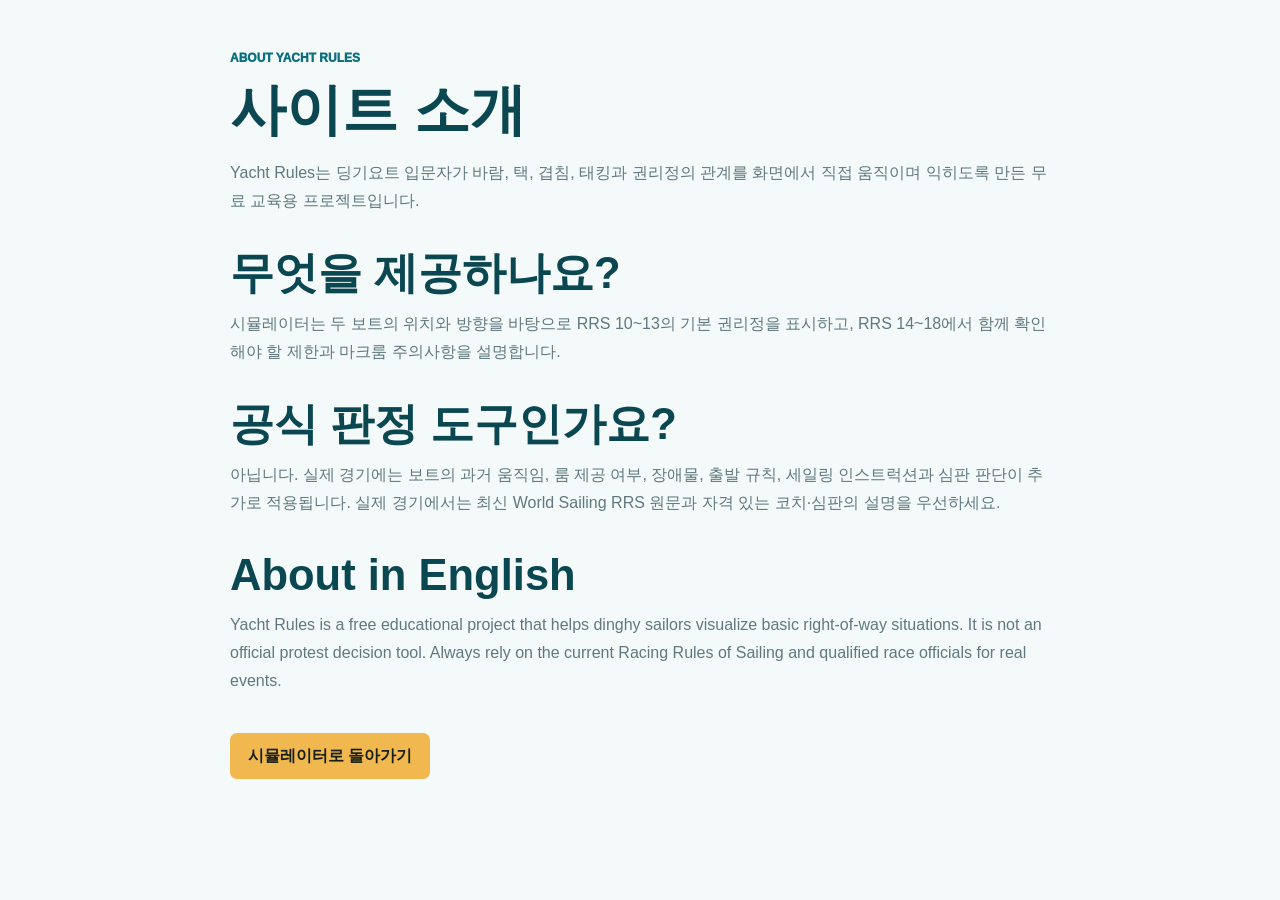
<file: about.html>
<!doctype html>
<html lang="ko">
  <head>
    <meta charset="utf-8" />
    <meta name="viewport" content="width=device-width, initial-scale=1" />
    <title>사이트 소개 | Yacht Rules 딩기요트 권리정</title>
    <meta name="description" content="Yacht Rules 딩기요트 권리정 시뮬레이터의 목적과 적용 범위를 안내합니다." />
    <link rel="stylesheet" href="styles.css" />
  </head>
  <body>
    <main class="legal-page">
      <p class="eyebrow dark">about yacht rules</p>
      <h1>사이트 소개</h1>
      <p>Yacht Rules는 딩기요트 입문자가 바람, 택, 겹침, 태킹과 권리정의 관계를 화면에서 직접 움직이며 익히도록 만든 무료 교육용 프로젝트입니다.</p>
      <h2>무엇을 제공하나요?</h2>
      <p>시뮬레이터는 두 보트의 위치와 방향을 바탕으로 RRS 10~13의 기본 권리정을 표시하고, RRS 14~18에서 함께 확인해야 할 제한과 마크룸 주의사항을 설명합니다.</p>
      <h2>공식 판정 도구인가요?</h2>
      <p>아닙니다. 실제 경기에는 보트의 과거 움직임, 룸 제공 여부, 장애물, 출발 규칙, 세일링 인스트럭션과 심판 판단이 추가로 적용됩니다. 실제 경기에서는 최신 World Sailing RRS 원문과 자격 있는 코치·심판의 설명을 우선하세요.</p>
      <h2>About in English</h2>
      <p>Yacht Rules is a free educational project that helps dinghy sailors visualize basic right-of-way situations. It is not an official protest decision tool. Always rely on the current Racing Rules of Sailing and qualified race officials for real events.</p>
      <a class="primary-link" href="index.html">시뮬레이터로 돌아가기</a>
    </main>
  </body>
</html>
</file>
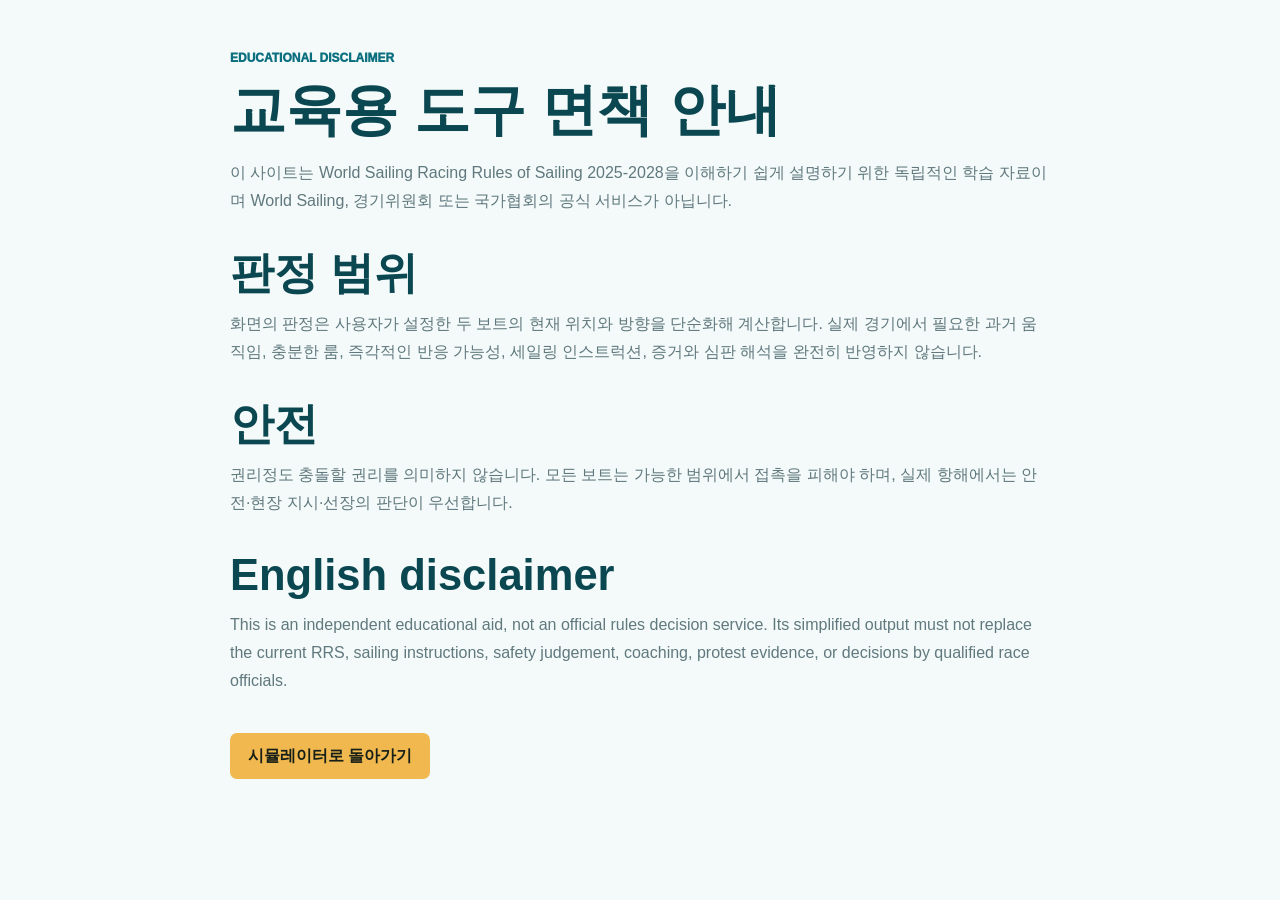
<file: disclaimer.html>
<!doctype html>
<html lang="ko">
  <head>
    <meta charset="utf-8" />
    <meta name="viewport" content="width=device-width, initial-scale=1" />
    <title>교육용 도구 면책 안내 | Yacht Rules</title>
    <meta name="description" content="딩기요트 권리정 시뮬레이터의 교육용 범위와 면책 사항을 안내합니다." />
    <link rel="stylesheet" href="styles.css" />
  </head>
  <body>
    <main class="legal-page">
      <p class="eyebrow dark">educational disclaimer</p>
      <h1>교육용 도구 면책 안내</h1>
      <p>이 사이트는 World Sailing Racing Rules of Sailing 2025-2028을 이해하기 쉽게 설명하기 위한 독립적인 학습 자료이며 World Sailing, 경기위원회 또는 국가협회의 공식 서비스가 아닙니다.</p>
      <h2>판정 범위</h2>
      <p>화면의 판정은 사용자가 설정한 두 보트의 현재 위치와 방향을 단순화해 계산합니다. 실제 경기에서 필요한 과거 움직임, 충분한 룸, 즉각적인 반응 가능성, 세일링 인스트럭션, 증거와 심판 해석을 완전히 반영하지 않습니다.</p>
      <h2>안전</h2>
      <p>권리정도 충돌할 권리를 의미하지 않습니다. 모든 보트는 가능한 범위에서 접촉을 피해야 하며, 실제 항해에서는 안전·현장 지시·선장의 판단이 우선합니다.</p>
      <h2>English disclaimer</h2>
      <p>This is an independent educational aid, not an official rules decision service. Its simplified output must not replace the current RRS, sailing instructions, safety judgement, coaching, protest evidence, or decisions by qualified race officials.</p>
      <a class="primary-link" href="index.html">시뮬레이터로 돌아가기</a>
    </main>
  </body>
</html>
</file>
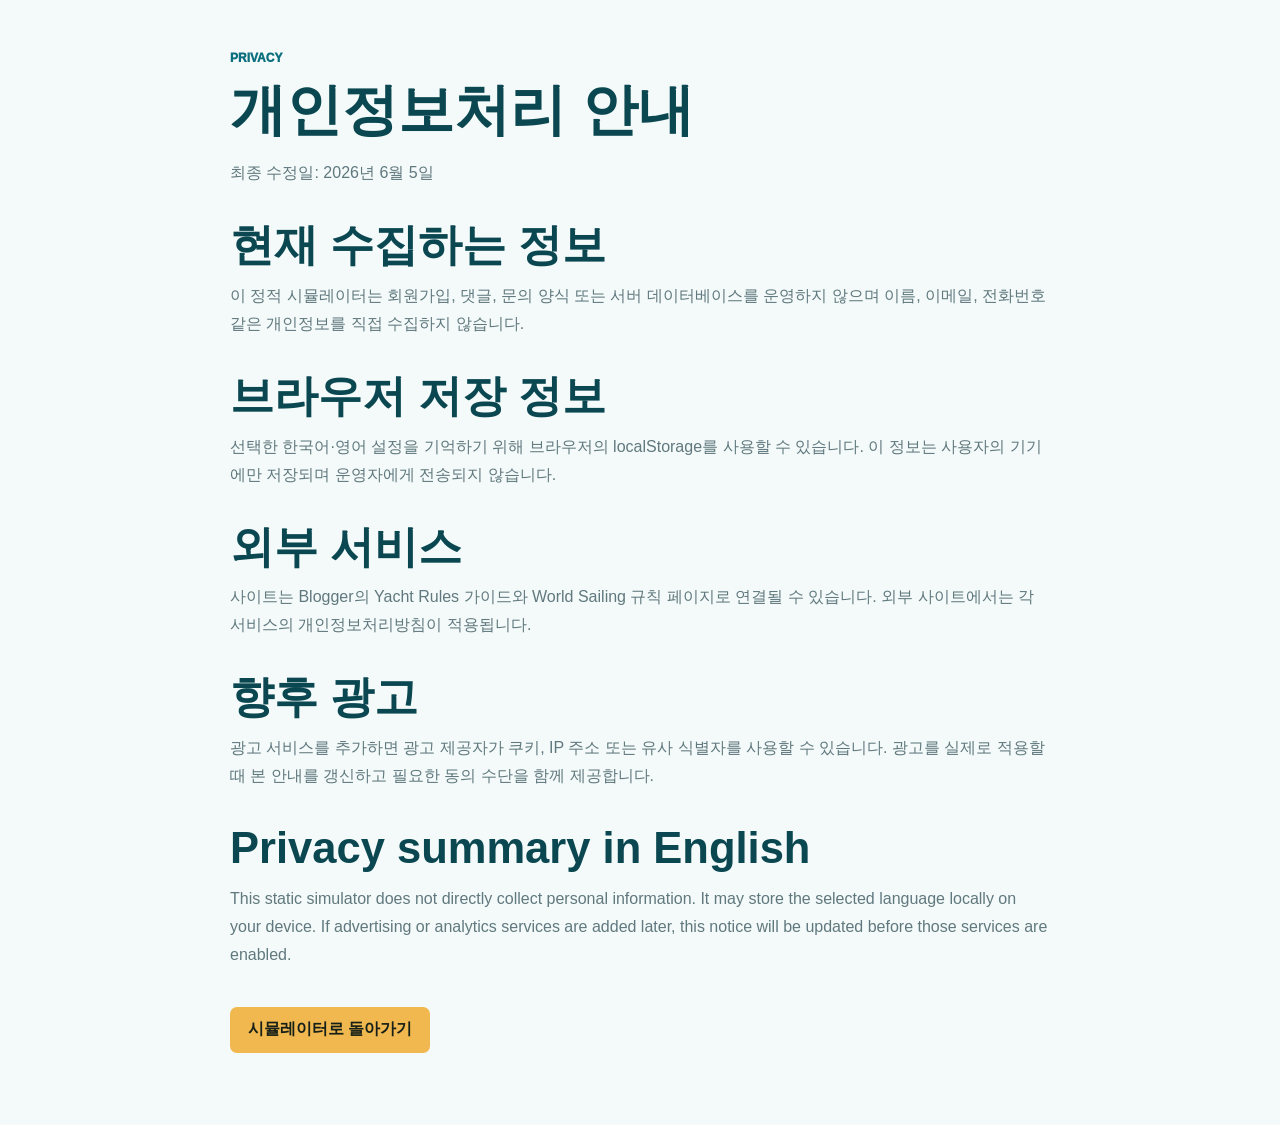
<file: privacy.html>
<!doctype html>
<html lang="ko">
  <head>
    <meta charset="utf-8" />
    <meta name="viewport" content="width=device-width, initial-scale=1" />
    <title>개인정보처리 안내 | Yacht Rules</title>
    <meta name="description" content="Yacht Rules 웹사이트의 개인정보와 브라우저 저장 정보 처리 안내입니다." />
    <link rel="stylesheet" href="styles.css" />
  </head>
  <body>
    <main class="legal-page">
      <p class="eyebrow dark">privacy</p>
      <h1>개인정보처리 안내</h1>
      <p>최종 수정일: 2026년 6월 5일</p>
      <h2>현재 수집하는 정보</h2>
      <p>이 정적 시뮬레이터는 회원가입, 댓글, 문의 양식 또는 서버 데이터베이스를 운영하지 않으며 이름, 이메일, 전화번호 같은 개인정보를 직접 수집하지 않습니다.</p>
      <h2>브라우저 저장 정보</h2>
      <p>선택한 한국어·영어 설정을 기억하기 위해 브라우저의 localStorage를 사용할 수 있습니다. 이 정보는 사용자의 기기에만 저장되며 운영자에게 전송되지 않습니다.</p>
      <h2>외부 서비스</h2>
      <p>사이트는 Blogger의 Yacht Rules 가이드와 World Sailing 규칙 페이지로 연결될 수 있습니다. 외부 사이트에서는 각 서비스의 개인정보처리방침이 적용됩니다.</p>
      <h2>향후 광고</h2>
      <p>광고 서비스를 추가하면 광고 제공자가 쿠키, IP 주소 또는 유사 식별자를 사용할 수 있습니다. 광고를 실제로 적용할 때 본 안내를 갱신하고 필요한 동의 수단을 함께 제공합니다.</p>
      <h2>Privacy summary in English</h2>
      <p>This static simulator does not directly collect personal information. It may store the selected language locally on your device. If advertising or analytics services are added later, this notice will be updated before those services are enabled.</p>
      <a class="primary-link" href="index.html">시뮬레이터로 돌아가기</a>
    </main>
  </body>
</html>
</file>
<file: styles.css>
:root {
  --ink: #10272c;
  --muted: #60787e;
  --line: #cde1e3;
  --paper: #f3faf9;
  --white: #ffffff;
  --teal: #0b6f7f;
  --deep: #0b4751;
  --sky: #dff4f7;
  --green: #1f9d69;
  --red: #d74f45;
  --amber: #f0b84e;
  --blue: #2879d0;
  --shadow: 0 24px 68px rgba(10, 59, 68, 0.18);
  font-family: Inter, Pretendard, -apple-system, BlinkMacSystemFont, "Segoe UI", sans-serif;
}

* { box-sizing: border-box; }
html { scroll-behavior: smooth; }
body { margin: 0; background: var(--paper); color: var(--ink); }
button, input, select { font: inherit; }
a { color: inherit; text-decoration: none; }

.skip-link {
  background: var(--white);
  border-radius: 6px;
  box-shadow: var(--shadow);
  left: 16px;
  padding: 10px 14px;
  position: fixed;
  top: 12px;
  transform: translateY(-150%);
  z-index: 50;
}
.skip-link:focus { transform: translateY(0); }

.site-header {
  align-items: center;
  background: rgba(243, 250, 249, 0.92);
  border-bottom: 1px solid rgba(205, 225, 227, 0.78);
  display: flex;
  justify-content: space-between;
  left: 0;
  padding: 14px clamp(18px, 4vw, 56px);
  position: fixed;
  right: 0;
  top: 0;
  z-index: 20;
  backdrop-filter: blur(18px);
}
.brand { align-items: center; display: inline-flex; font-weight: 950; gap: 10px; }
.brand-mark {
  align-items: center;
  background: var(--deep);
  border-radius: 6px;
  color: var(--white);
  display: inline-flex;
  height: 32px;
  justify-content: center;
  width: 32px;
}
.nav-links { display: flex; gap: 4px; }
.nav-links a {
  border-radius: 6px;
  color: var(--muted);
  font-size: 14px;
  font-weight: 850;
  padding: 9px 12px;
}
.nav-links a:hover { background: rgba(11, 111, 127, 0.1); color: var(--deep); }
.language-select {
  align-items: center;
  color: var(--muted);
  display: inline-flex;
  font-size: 13px;
  font-weight: 900;
  gap: 8px;
}
.language-select select {
  background: var(--white);
  border: 1px solid var(--line);
  border-radius: 7px;
  color: var(--deep);
  font-weight: 900;
  min-height: 34px;
  padding: 0 10px;
}

.hero {
  min-height: 76vh;
  overflow: hidden;
  padding-top: 64px;
  position: relative;
}
.hero-image, .hero-overlay { inset: 0; position: absolute; }
.hero-image {
  background-image: url("assets/hero-dinghy.png");
  background-position: center;
  background-size: cover;
}
.hero-overlay {
  background:
    linear-gradient(90deg, rgba(5, 39, 46, .9) 0%, rgba(5, 39, 46, .75) 38%, rgba(5, 39, 46, .26) 74%, rgba(5, 39, 46, .08) 100%),
    linear-gradient(180deg, rgba(5, 39, 46, .06) 0%, rgba(5, 39, 46, .72) 100%);
}
.hero-inner {
  align-items: end;
  display: grid;
  gap: 28px;
  grid-template-columns: minmax(0, 1fr) minmax(280px, 360px);
  margin: 0 auto;
  max-width: 1180px;
  min-height: calc(76vh - 64px);
  padding: clamp(42px, 7vw, 94px) clamp(18px, 4vw, 36px);
  position: relative;
  z-index: 2;
}
.hero-copy { color: var(--white); max-width: 760px; }
.eyebrow {
  color: var(--amber);
  font-size: 12px;
  font-weight: 950;
  letter-spacing: 0;
  margin: 0 0 12px;
  text-transform: uppercase;
}
.eyebrow.dark { color: var(--teal); }
h1, h2, h3, p { margin-top: 0; }
h1 { font-size: clamp(40px, 5.2vw, 72px); line-height: 1.04; margin-bottom: 20px; }
h2 { font-size: clamp(28px, 3.4vw, 46px); line-height: 1.12; margin-bottom: 12px; }
h3 { font-size: 20px; line-height: 1.25; margin-bottom: 9px; }
.hero-lede { color: rgba(255,255,255,.82); font-size: clamp(17px, 2vw, 21px); line-height: 1.55; margin-bottom: 26px; }
.primary-link {
  align-items: center;
  background: var(--amber);
  border-radius: 7px;
  color: #172018;
  display: inline-flex;
  font-weight: 950;
  min-height: 46px;
  padding: 0 18px;
}
.primary-button {
  background: var(--deep);
  border: 1px solid var(--deep);
  border-radius: 7px;
  color: var(--white);
  cursor: pointer;
  font-weight: 950;
  min-height: 42px;
  padding: 0 14px;
}
.primary-button:hover { background: #0f5965; }
.primary-button:disabled,
.secondary-button:disabled {
  cursor: not-allowed;
  opacity: .5;
}
.primary-button.small { font-size: 13px; min-height: 38px; }
.hero-card {
  background: rgba(255,255,255,.94);
  border: 1px solid rgba(255,255,255,.75);
  border-radius: 8px;
  box-shadow: var(--shadow);
  display: grid;
  gap: 9px;
  padding: 22px;
}
.hero-card span, .hero-card small { color: var(--muted); font-weight: 850; }
.hero-card strong { align-items: center; color: var(--ink); display: flex; font-size: 18px; gap: 8px; }
.dot { border-radius: 50%; display: inline-block; height: 13px; width: 13px; }
.dot.green { background: var(--green); }
.dot.red { background: var(--red); }

.section-inner {
  margin: 0 auto;
  max-width: 1180px;
  padding: clamp(52px, 7vw, 86px) clamp(18px, 4vw, 36px);
}
.section-heading { max-width: 800px; margin-bottom: 28px; }
.section-heading p { color: var(--muted); line-height: 1.65; }

.diagram-grid {
  display: grid;
  gap: 16px;
  grid-template-columns: repeat(4, 1fr);
}
.diagram-card {
  background: var(--white);
  border: 1px solid var(--line);
  border-radius: 8px;
  box-shadow: 0 14px 42px rgba(10, 59, 68, .08);
  padding: 18px;
}
.diagram-card svg {
  background: linear-gradient(180deg, #effbff, #def2f5);
  border-radius: 7px;
  display: block;
  margin-bottom: 14px;
  width: 100%;
}
.diagram-card p { color: var(--muted); line-height: 1.55; margin-bottom: 0; }
.water-line, .wind-arrow, .wind-arrow-head, .mast { fill: none; stroke-linecap: round; stroke-linejoin: round; stroke-width: 5; }
.water-line { stroke: #62b6c6; }
.wind-arrow, .wind-arrow-head { stroke: var(--blue); }
.mast { stroke: #22383d; }
.hull { fill: #f6fbff; stroke: #22383d; stroke-linejoin: round; stroke-width: 4; }
.sail-main { fill: #fff; stroke: #22383d; stroke-width: 3; }
.sail-jib { fill: #e4f6fb; stroke: #22383d; stroke-width: 3; }
.label-dot { fill: var(--amber); }
.boat-mini { stroke: #20353a; stroke-width: 4; }
.boat-mini.starboard, .boat-mini.leeward { fill: rgba(31, 157, 105, .42); }
.boat-mini.port, .boat-mini.windward { fill: rgba(215, 79, 69, .38); }
svg text { fill: var(--ink); font-size: 16px; font-weight: 900; }

.sim-band { background: linear-gradient(180deg, #e5f7fa, #f5fbfa); border-top: 1px solid var(--line); border-bottom: 1px solid var(--line); }
.sim-layout {
  align-items: start;
  display: grid;
  gap: 16px;
  grid-template-columns: minmax(0, 1fr) 348px;
}
.canvas-card, .control-card {
  background: var(--white);
  border: 1px solid var(--line);
  border-radius: 8px;
  box-shadow: var(--shadow);
  padding: 16px;
}
.canvas-card {
  min-width: 0;
}
.control-card {
  position: sticky;
  top: 86px;
}
canvas {
  background: #dff6fa;
  border: 1px solid #b8dfe5;
  border-radius: 8px;
  cursor: grab;
  display: block;
  max-width: 100%;
  touch-action: none;
  width: 100%;
}
canvas:active { cursor: grabbing; }
.canvas-help {
  color: var(--muted);
  display: flex;
  flex-wrap: wrap;
  font-size: 13px;
  font-weight: 850;
  gap: 8px;
  justify-content: space-between;
  margin-top: 10px;
}
.canvas-help span { background: #f2faf9; border: 1px solid var(--line); border-radius: 999px; padding: 7px 10px; }

.result-box {
  background: var(--deep);
  border-radius: 8px;
  color: var(--white);
  margin-bottom: 16px;
  padding: 18px;
}
.result-box span { color: rgba(255,255,255,.7); display: block; font-size: 13px; font-weight: 900; margin-bottom: 8px; }
.result-box strong { display: block; font-size: 28px; line-height: 1.1; margin-bottom: 10px; }
.result-box p { color: rgba(255,255,255,.82); line-height: 1.5; margin-bottom: 0; }

.reason-card,
.mark-panel,
.simulation-panel {
  background: #f5fbfa;
  border: 1px solid var(--line);
  border-radius: 8px;
  margin-bottom: 16px;
  padding: 14px;
}
.reason-card {
  display: grid;
  gap: 16px;
  grid-template-columns: minmax(0, .85fr) minmax(220px, 1fr);
  margin: 18px 0 0;
}
.reason-card > div p:not(.eyebrow) {
  color: var(--muted);
  line-height: 1.6;
  margin-bottom: 0;
}
.reason-card h3,
.mark-panel h3,
.simulation-panel h3 {
  font-size: 16px;
  margin-bottom: 10px;
}
.reason-card ul {
  color: var(--muted);
  line-height: 1.5;
  margin: 0;
  padding-left: 18px;
}
.obligation-block {
  background: var(--white);
  border: 1px solid var(--line);
  border-radius: 7px;
  grid-column: 1 / -1;
  padding: 12px;
}
.obligation-block h4 {
  font-size: 14px;
  margin: 0 0 8px;
}
.obligation-block li + li { margin-top: 6px; }
.mark-reason {
  background: #fff8e2;
  border-left: 5px solid var(--amber);
  border-radius: 0 8px 8px 0;
  color: #6b4a00;
  grid-column: 1 / -1;
  line-height: 1.5;
  margin: 12px 0 0;
  padding: 12px;
}
.fixed-zone-note {
  background: var(--white);
  border: 1px solid var(--line);
  border-radius: 7px;
  color: var(--muted);
  font-size: 13px;
  font-weight: 850;
  line-height: 1.45;
  margin: 0 0 10px;
  padding: 10px;
}
.range-line {
  background: var(--white);
  border: 1px solid var(--line);
  border-radius: 7px;
  display: grid;
  gap: 8px;
  margin-top: 10px;
  padding: 10px;
}
.range-line span {
  color: var(--ink);
  font-size: 13px;
  font-weight: 900;
}
.range-line strong {
  color: var(--teal);
  font-size: 14px;
  font-weight: 950;
}
.range-line input[type="range"] {
  accent-color: var(--teal);
  cursor: pointer;
  width: 100%;
}
.mark-buttons {
  display: grid;
  gap: 8px;
  grid-template-columns: 1fr 1fr;
  margin-top: 10px;
}
.simulation-head {
  align-items: center;
  display: flex;
  gap: 10px;
  justify-content: space-between;
}
.simulation-head h3 { margin-bottom: 0; }
.count-badge {
  background: #fff8e2;
  border: 1px solid rgba(240, 184, 78, .55);
  border-radius: 999px;
  color: #704f00;
  flex: 0 0 auto;
  font-size: 12px;
  font-weight: 950;
  padding: 6px 9px;
}
.sim-status {
  background: var(--white);
  border: 1px solid var(--line);
  border-radius: 7px;
  color: var(--muted);
  font-size: 13px;
  font-weight: 850;
  line-height: 1.45;
  margin: 10px 0 0;
  padding: 10px;
}
.stop-simulation {
  margin-top: 8px;
  width: 100%;
}
.timeline-box {
  margin-top: 10px;
}
.timeline-box > summary {
  color: var(--muted);
  cursor: pointer;
  font-size: 12px;
  font-weight: 950;
  padding: 5px 0;
}
.timeline-box[open] > summary {
  margin-bottom: 7px;
}
.timeline-log {
  display: grid;
  gap: 6px;
  list-style: none;
  margin: 0;
  max-height: 152px;
  overflow: auto;
  padding: 0;
}
.timeline-log li {
  background: var(--white);
  border: 1px solid var(--line);
  border-radius: 7px;
  display: grid;
  gap: 3px;
  padding: 8px 10px;
}
.timeline-log li.empty {
  color: var(--muted);
  font-size: 13px;
  font-weight: 850;
}
.timeline-log time {
  color: var(--teal);
  font-size: 12px;
  font-weight: 950;
}
.timeline-log span {
  color: var(--ink);
  font-size: 13px;
  font-weight: 950;
}
.timeline-log strong {
  color: var(--muted);
  font-size: 12px;
  line-height: 1.4;
}
.dial-stack {
  display: grid;
  gap: 10px;
  margin-bottom: 12px;
}
.dial-card {
  background: #f5fbfa;
  border: 1px solid var(--line);
  border-radius: 8px;
  display: grid;
  gap: 10px;
  grid-template-columns: 110px minmax(0, 1fr);
  padding: 12px;
}
.dial-card.boat-a {
  border-color: rgba(31, 157, 105, .38);
}
.dial-card.boat-b {
  border-color: rgba(40, 121, 208, .32);
}
.boat-action-row {
  border-top: 1px solid var(--line);
  display: grid;
  gap: 8px;
  grid-column: 1 / -1;
  padding-top: 10px;
}
.compact-check {
  background: var(--white);
  border: 1px solid var(--line);
  border-radius: 7px;
  margin: 0 !important;
  min-height: 40px;
  padding: 8px 10px;
}
.tack-buttons {
  display: grid;
  gap: 8px;
  grid-template-columns: 1fr 1fr;
}
.tack-buttons button {
  align-items: center;
  background: var(--deep);
  border: 1px solid var(--deep);
  border-radius: 7px;
  color: var(--white);
  cursor: pointer;
  display: flex;
  font-size: 12px;
  font-weight: 950;
  gap: 6px;
  justify-content: center;
  min-height: 44px;
  padding: 7px;
}
.tack-buttons button > span:first-child {
  font-size: 20px;
  line-height: 1;
}
.tack-buttons button:hover { background: #0f5965; }
.tack-buttons button:disabled {
  cursor: not-allowed;
  opacity: .48;
}
.dial-head {
  grid-column: 1 / -1;
  align-items: center;
  display: flex;
  justify-content: space-between;
}
.dial-head h3 {
  font-size: 16px;
  margin-bottom: 0;
}
.dial-head strong {
  color: var(--teal);
  font-size: 16px;
}
.dial {
  align-self: center;
  cursor: grab;
  grid-row: span 2;
  height: 104px;
  touch-action: none;
  width: 104px;
}
.dial.dragging {
  cursor: grabbing;
}
.dial:focus-visible .dial-ring {
  box-shadow: 0 0 0 4px rgba(11, 111, 127, .18);
}
.dial-ring {
  background:
    radial-gradient(circle at center, #fff 0 49%, transparent 50%),
    conic-gradient(from 0deg, #cdeff4, #e9fafc, #cdeff4);
  border: 2px solid #9dd2dc;
  border-radius: 50%;
  height: 100%;
  position: relative;
  transform: rotate(var(--angle, 0deg));
  width: 100%;
}
.dial-ring::before {
  background: var(--deep);
  border-radius: 50%;
  content: "";
  height: 10px;
  left: calc(50% - 5px);
  position: absolute;
  top: calc(50% - 5px);
  width: 10px;
}
.dial-pointer {
  background: var(--teal);
  border-radius: 999px;
  height: 42px;
  left: calc(50% - 3px);
  position: absolute;
  top: 12px;
  width: 6px;
}
.dial-knob {
  background: var(--amber);
  border: 2px solid #7a5400;
  border-radius: 50%;
  height: 18px;
  left: calc(50% - 9px);
  position: absolute;
  top: 8px;
  width: 18px;
}
.dial-hint {
  align-self: end;
  color: var(--muted);
  font-size: 12px;
  font-weight: 850;
}
.angle-number,
.boat-controls label {
  color: var(--ink);
  display: grid;
  font-size: 13px;
  font-weight: 900;
  gap: 8px;
}
.angle-number.compact {
  align-self: center;
}
.angle-number input {
  background: var(--white);
  border: 1px solid var(--line);
  border-radius: 7px;
  color: var(--ink);
  min-height: 40px;
  outline: 0;
  padding: 8px 10px;
  width: 100%;
}
.angle-number input:focus {
  border-color: var(--teal);
  box-shadow: 0 0 0 3px rgba(11, 111, 127, .12);
}
.quick-spin {
  align-items: stretch;
  display: grid;
  gap: 6px;
  grid-column: 2;
  grid-template-columns: repeat(4, 1fr);
}
.quick-spin button,
.secondary-button {
  background: var(--sky);
  border: 1px solid #b8dfe5;
  border-radius: 7px;
  color: var(--deep);
  cursor: pointer;
  font-size: 13px;
  font-weight: 950;
  min-height: 36px;
}
.quick-spin button:hover,
.secondary-button:hover {
  background: #cceef3;
}
.toggle-grid {
  display: grid;
  gap: 8px;
  grid-template-columns: 1fr;
  margin: 12px 0;
}
.check-line {
  align-items: center;
  display: flex !important;
  gap: 8px !important;
  margin-top: 10px;
}
.toggle-grid .check-line,
.mark-panel .check-line {
  background: var(--white);
  border: 1px solid var(--line);
  border-radius: 7px;
  margin-top: 0;
  min-height: 42px;
  padding: 8px 10px;
}
.mark-panel .secondary-button {
  width: 100%;
}
.preset-grid {
  display: grid;
  gap: 8px;
  grid-template-columns: 1fr 1fr;
}
.preset-grid button {
  background: var(--sky);
  border: 1px solid #b8dfe5;
  border-radius: 7px;
  color: var(--deep);
  cursor: pointer;
  font-weight: 950;
  min-height: 42px;
}
.preset-grid button:hover { background: #cceef3; }
.state-list { display: grid; gap: 8px; margin: 16px 0 0; }
.state-list div {
  align-items: center;
  background: #f7fbfb;
  border: 1px solid var(--line);
  border-radius: 7px;
  display: flex;
  justify-content: space-between;
  padding: 10px;
}
dt { color: var(--muted); font-size: 13px; font-weight: 900; }
dd { color: var(--ink); font-weight: 950; margin: 0; text-align: right; }

.rule-grid {
  display: grid;
  gap: 16px;
  grid-template-columns: repeat(5, 1fr);
}
.rule-grid article {
  background: var(--white);
  border: 1px solid var(--line);
  border-radius: 8px;
  padding: 20px;
}
.rule-grid span { color: var(--teal); font-size: 13px; font-weight: 950; }
.rule-grid p, .scope-note { color: var(--muted); line-height: 1.65; }
.scope-note {
  background: #fff8e2;
  border-left: 5px solid var(--amber);
  border-radius: 0 8px 8px 0;
  margin: 22px 0 0;
  padding: 16px;
}

.guide-band {
  align-items: center;
  background: #0b4751;
  color: var(--white);
  display: flex;
  gap: 28px;
  justify-content: space-between;
  padding: 38px clamp(18px, 6vw, 88px);
}
.guide-band h2 {
  color: var(--white);
  font-size: clamp(26px, 4vw, 42px);
  margin: 6px 0 10px;
  max-width: 820px;
}
.guide-band p:not(.eyebrow) {
  color: rgba(255,255,255,.78);
  line-height: 1.65;
  margin: 0;
}
.light-link {
  background: var(--white);
  color: var(--deep);
  flex: 0 0 auto;
  white-space: nowrap;
}

.site-footer {
  align-items: center;
  background: #0b3038;
  color: rgba(255,255,255,.76);
  display: flex;
  gap: 18px;
  justify-content: space-between;
  padding: 22px clamp(18px, 4vw, 56px);
}
.site-footer p { margin: 0; }
.site-footer a { color: var(--white); font-weight: 900; }
.footer-links {
  display: flex;
  flex-wrap: wrap;
  gap: 10px 18px;
}

.legal-page {
  margin: 0 auto;
  max-width: 860px;
  padding: 48px 20px 72px;
}
.legal-page h1 { color: var(--deep); font-size: clamp(34px, 7vw, 56px); }
.legal-page h2 { color: var(--deep); margin-top: 34px; }
.legal-page p, .legal-page li { color: var(--muted); line-height: 1.75; }
.legal-page .primary-link { margin-top: 22px; }

@media (max-width: 1060px) {
  .diagram-grid, .rule-grid { grid-template-columns: 1fr 1fr; }
  .sim-layout { grid-template-columns: 1fr; }
  .control-card { position: static; }
  .dial-stack { grid-template-columns: repeat(2, 1fr); }
  .dial-card.wind-card { grid-column: 1 / -1; }
  .dial-card { grid-template-columns: 1fr; }
  .dial { grid-row: auto; justify-self: center; }
  .dial-hint { text-align: center; }
  .quick-spin { grid-column: auto; }
}
@media (max-width: 700px) {
  .site-header {
    align-items: flex-start;
    flex-direction: column;
    gap: 10px;
    padding: 12px 16px;
    position: absolute;
  }
  .nav-links, .language-select { width: 100%; }
  .nav-links a { flex: 1; text-align: center; }
  .language-select select { flex: 1; }
  .hero { min-height: auto; padding-top: 104px; }
  .hero-overlay { background: linear-gradient(180deg, rgba(5,39,46,.9) 0%, rgba(5,39,46,.7) 55%, rgba(5,39,46,.86) 100%), rgba(5,39,46,.36); }
  .hero-inner, .diagram-grid, .dial-stack, .reason-card { grid-template-columns: 1fr; }
  .canvas-card {
    padding: 8px;
    position: sticky;
    top: 0;
    z-index: 8;
  }
  .canvas-help {
    font-size: 11px;
    gap: 4px;
    margin-top: 6px;
  }
  .canvas-help span { padding: 4px 6px; }
  .control-card {
    box-shadow: none;
    padding: 10px;
  }
  .result-box {
    margin-bottom: 10px;
    padding: 14px;
  }
  .result-box strong { font-size: 24px; }
  .dial-card {
    grid-template-columns: 96px minmax(0, 1fr);
    padding: 10px;
    scroll-margin-top: 278px;
  }
  .dial {
    height: 96px;
    width: 96px;
  }
  .quick-spin {
    grid-column: 1 / -1;
  }
  .mark-buttons {
    grid-template-columns: 1fr;
  }
  .quick-spin button { min-height: 42px; }
  .rule-grid {
    display: flex;
    gap: 12px;
    overflow-x: auto;
    padding-bottom: 8px;
    scroll-snap-type: x mandatory;
  }
  .rule-grid article {
    flex: 0 0 82vw;
    scroll-snap-align: start;
  }
  .simulation-panel,
  .mark-panel {
    scroll-margin-top: 278px;
  }
  .hero-inner { align-items: stretch; min-height: auto; padding-top: 34px; }
  h1 { font-size: clamp(34px, 10vw, 46px); }
  .guide-band { align-items: flex-start; flex-direction: column; }
  .light-link { width: 100%; }
  .site-footer { align-items: flex-start; flex-direction: column; }
}
</file>
